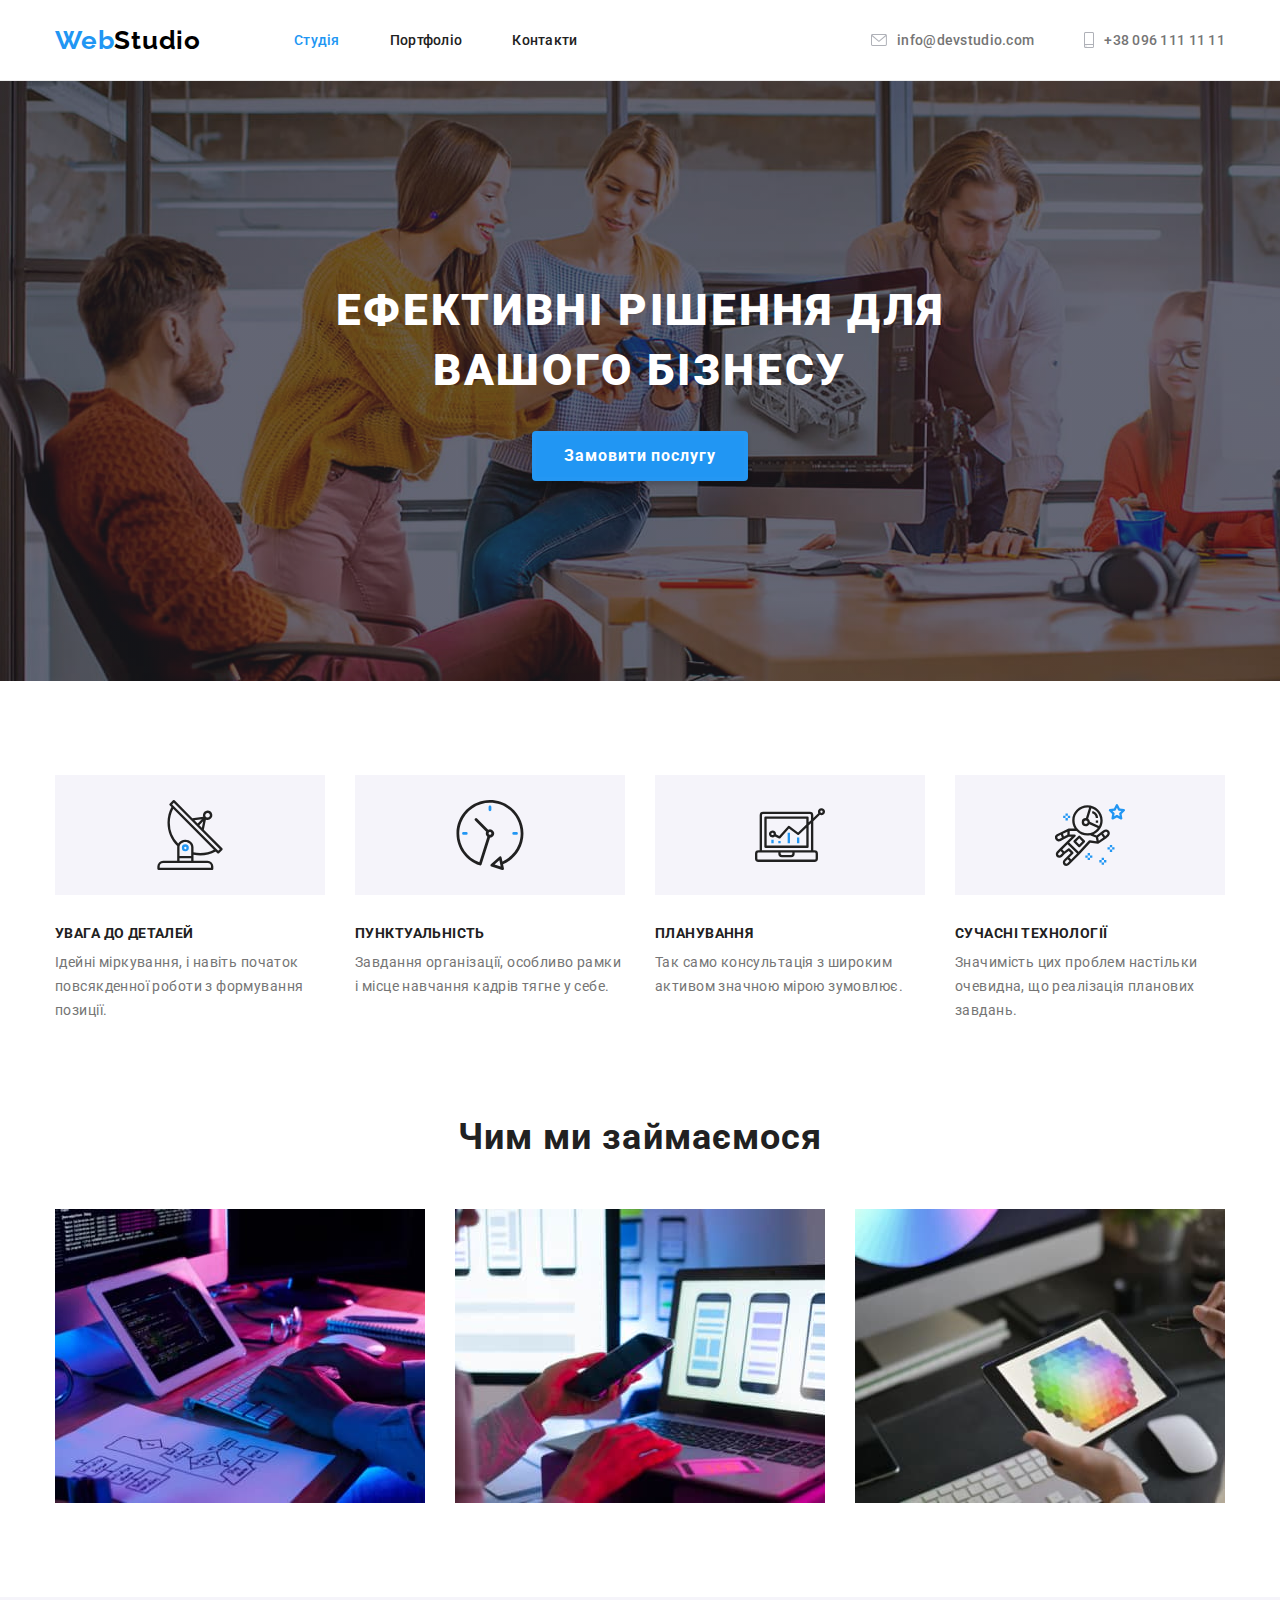
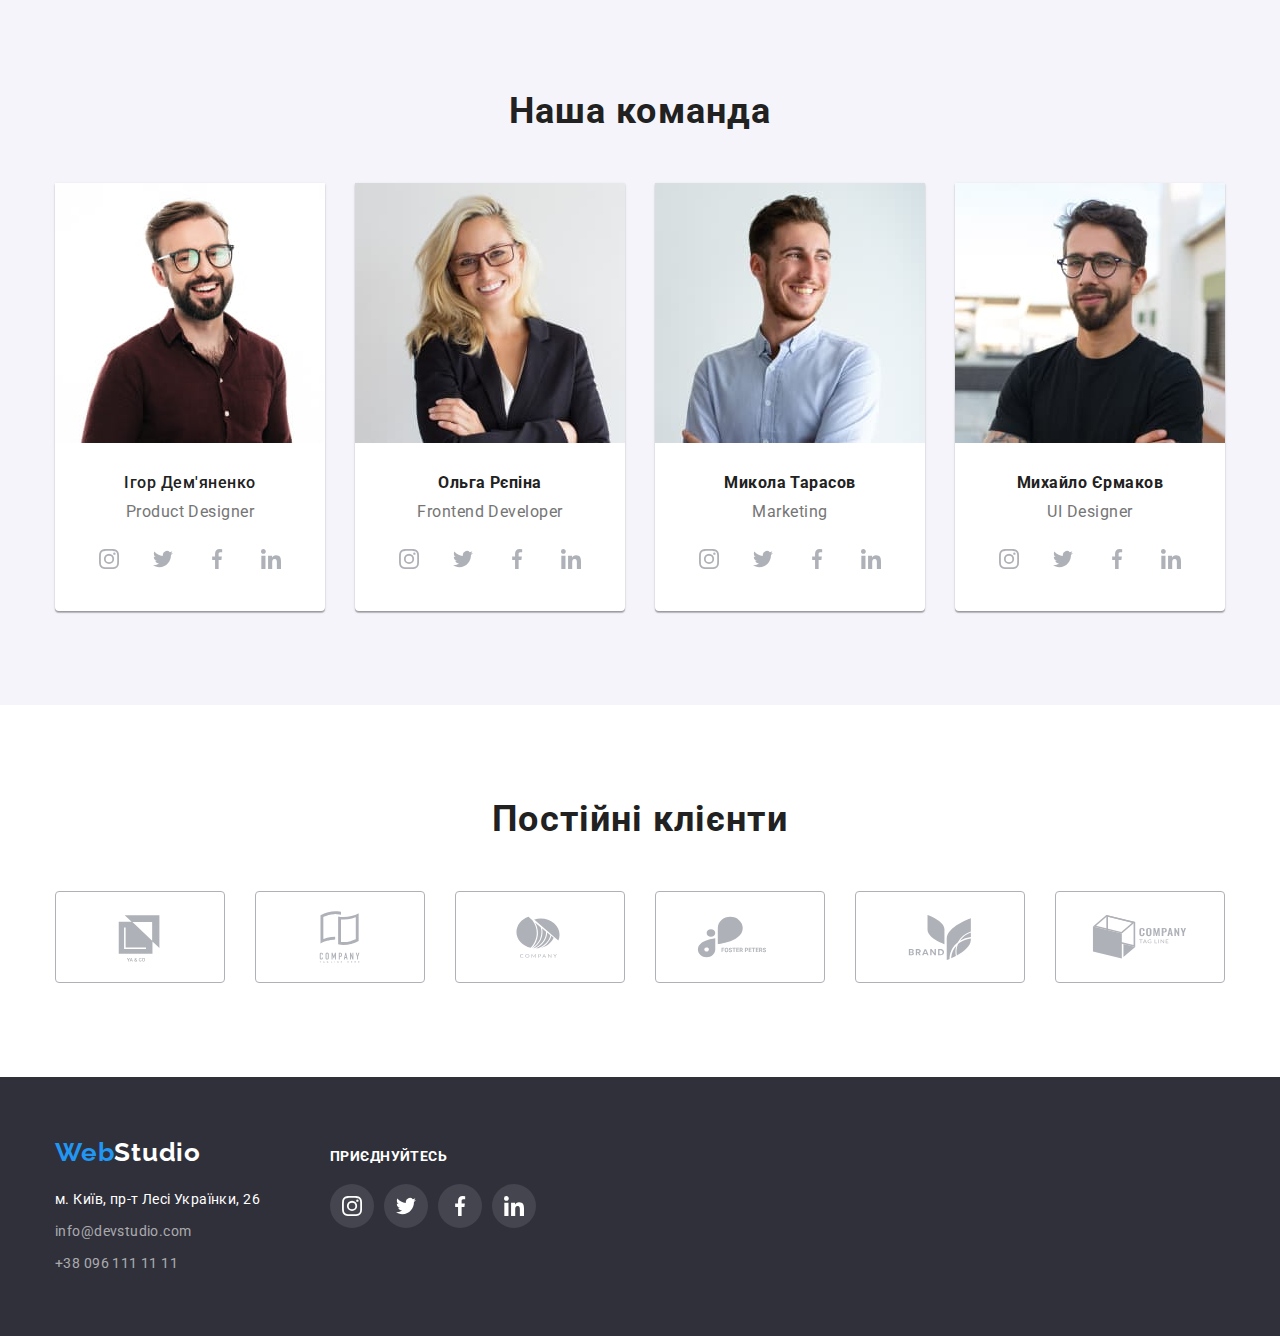
<file: index.html>
<!DOCTYPE html>
<html lang="uk">
  <head>
    <meta charset="UTF-8" />
    <meta http-equiv="X-UA-Compatible" content="IE=edge" />
    <meta name="viewport" content="width=device-width, initial-scale=1.0" />
    <link rel="preconnect" href="https://fonts.googleapis.com" />
    <link rel="preconnect" href="https://fonts.gstatic.com" crossorigin />
    <link
      href="https://fonts.googleapis.com/css2?family=Raleway:wght@700&family=Roboto:wght@400;500;700;900&display=swap"
      rel="stylesheet"
    />
    <link
      rel="stylesheet"
      href="https://cdnjs.cloudflare.com/ajax/libs/modern-normalize/1.1.0/modern-normalize.min.css"
    />
    <link rel="stylesheet" href="./css/styles.css" />
    <title>Студія</title>
  </head>

  <body>
    <!--header-->
    <header class="header">
      <div class="container">
        <nav class="nav">
          <div class="logo-container">
            <a href="./index.html" class="logo-1-1"
              ><span class="logo-1-2">Web</span>Studio</a
            >
          </div>
          <ul class="nav-container">
            <li class="item">
              <a href="./index.html" class="nav-links current">Студія</a>
            </li>
            <li class="item">
              <a href="./portfolio.html" class="nav-links">Портфоліо</a>
            </li>
            <li class="item">
              <a href="./contacts.html" class="nav-links">Контакти</a>
            </li>
          </ul>
        </nav>
        <ul class="contacts list-1">
          <li class="item">
            <a href="mailto:info@devstudio.com" class="mail-tel-links">
              <svg class="icon" width="16px" height="12px">
                <use href="./images/icons.svg/symbol-defs.svg#icon-mail"></use>
              </svg>
              info@devstudio.com</a
            >
          </li>
          <li class="item">
            <a href="tel:+380961111111" class="mail-tel-links">
              <svg class="icon" width="10px" height="16px">
                <use href="./images/icons.svg/symbol-defs.svg#icon-smartphone"></use>
              </svg>
              +38 096 111 11 11</a
            >
          </li>
        </ul>
      </div>
    </header>
    <!--main-->
    <main>
      <section class="main-content">
        <div class="container order">
          <h1 class="buisness">
            Ефективні рішення для <br />
            вашого бізнесу
          </h1>
          <button type="button" class="button-order">Замовити послугу</button>
        </div>
      </section>
      <section class="main-1">
        <div class="container">
          <h2 class="visually-hidden">Наші особливості</h2>
          <ul class="list">
            <li class="osobennosti">
              <div class="icon-box">
                <svg class="icon" width="70" height="70">
                  <use href="./images/icons.svg/symbol-defs.svg#icon-antenna-1"></use>
                </svg>
              </div>
              <h3 class="uvaga">Увага до деталей</h3>
              <p class="text1">
                Ідейні міркування, і навіть початок повсякденної роботи з
                формування позиції.
              </p>
            </li>
            <li class="osobennosti">
              <div class="icon-box">
                <svg class="icon" width="70" height="70">
                  <use href="./images/icons.svg/symbol-defs.svg#icon-clock"></use>
                </svg>
              </div>
              <h3 class="punct">Пунктуальність</h3>
              <p class="text2">
                Завдання організації, особливо рамки і місце навчання кадрів
                тягне у себе.
              </p>
            </li>
            <li class="osobennosti">
              <div class="icon-box">
                <svg class="icon" width="70" height="70">
                  <use href="./images/icons.svg/symbol-defs.svg#icon-diagram"></use>
                </svg>
              </div>
              <h3 class="plan">Планування</h3>
              <p class="text3">
                Так само консультація з широким активом значною мірою зумовлює.
              </p>
            </li>
            <li class="osobennosti">
              <div class="icon-box">
                <svg class="icon" width="70" height="70">
                  <use href="./images/icons.svg/symbol-defs.svg#icon-astronaut"></use>
                </svg>
              </div>
              <h3 class="tech">Сучасні технології</h3>
              <p class="text4">
                Значимість цих проблем настільки очевидна, що реалізація
                планових завдань.
              </p>
            </li>
          </ul>
        </div>
      </section>
      <section class="main-2">
        <div class="container">
          <h2 class="chto-delaem">Чим ми займаємося</h2>
          <ul class="photo-list">
            <li>
              <img
                src="./images/imgdesktop.jpg"
                class="photos"
                width="370"
                alt="Десктопні додатки"
              />
            </li>
            <li>
              <img
                src="./images/imgmobile.jpg"
                class="photos"
                width="370"
                alt="Мобільні додатки"
              />
            </li>
            <li>
              <img
                src="./images/imgdesign.jpg"
                class="photos"
                width="370"
                alt="Дизайнерські рішення"
              />
            </li>
          </ul>
        </div>
      </section>
      <!-- 11111111111111111-->
      <section class="main-3">
        <div class="container">
          <h2 class="our-team-text">Наша команда</h2>
          <ul class="container cards">
            <li class="teammate">
              <img
                src="./images/imgigor.jpg"
                class="igor"
                width="270"
                alt="Фото Ігора Дем'яненка"
              />
              <div class="teammate-padding">
                <h3 class="igor-small">Ігор Дем'яненко</h3>
                <p class="igor-work">Product Designer</p>
                <ul class="team-list">
                  <li class="team-item">
                    <a href="#" class="team-link" target="_blank">
                      <svg class="team-icon" width="20px" height="20px">
                        <use
                          href="./images/icons.svg/symbol-defs.svg#icon-instagram"
                        ></use>
                      </svg>
                    </a>
                  </li>
                  <li class="team-item">
                    <a href="#" class="team-link" target="_blank">
                      <svg class="team-icon" width="20px" height="20px">
                        <use href="./images/icons.svg/symbol-defs.svg#icon-twitter"></use>
                      </svg>
                    </a>
                  </li>
                  <li class="team-item">
                    <a href="#" class="team-link" target="_blank">
                      <svg class="team-icon" width="20px" height="20px">
                        <use
                          href="./images/icons.svg/symbol-defs.svg#icon-facebook"
                        ></use>
                      </svg>
                    </a>
                  </li>
                  <li class="team-item">
                    <a href="#" class="team-link" target="_blank">
                      <svg class="team-icon" width="20px" height="20px">
                        <use
                          href="./images/icons.svg/symbol-defs.svg#icon-linkedin"
                        ></use>
                      </svg>
                    </a>
                  </li>
                </ul>
              </div>
            </li>
            <li class="teammate">
              <img
                src="./images/imgolga.jpg"
                class="olga"
                width="270"
                alt="Фото Ольги Рєпіни"
              />
              <div class="teammate-padding">
                <h3 class="olga-small">Ольга Рєпіна</h3>
                <p class="olga-work">Frontend Developer</p>
                <ul class="team-list">
                  <li class="team-item">
                    <a href="#" class="team-link" target="_blank">
                      <svg class="team-icon" width="20px" height="20px">
                        <use
                          href="./images/icons.svg/symbol-defs.svg#icon-instagram"
                        ></use>
                      </svg>
                    </a>
                  </li>
                  <li class="team-item">
                    <a href="#" class="team-link" target="_blank">
                      <svg class="team-icon" width="20px" height="20px">
                        <use href="./images/icons.svg/symbol-defs.svg#icon-twitter"></use>
                      </svg>
                    </a>
                  </li>
                  <li class="team-item">
                    <a href="#" class="team-link" target="_blank">
                      <svg class="team-icon" width="20px" height="20px">
                        <use
                          href="./images/icons.svg/symbol-defs.svg#icon-facebook"
                        ></use>
                      </svg>
                    </a>
                  </li>
                  <li class="team-item">
                    <a href="#" class="team-link" target="_blank">
                      <svg class="team-icon" width="20px" height="20px">
                        <use
                          href="./images/icons.svg/symbol-defs.svg#icon-linkedin"
                        ></use>
                      </svg>
                    </a>
                  </li>
                </ul>
              </div>
            </li>
            <li class="teammate">
              <img
                src="./images/imgkolya.jpg"
                class="kolya"
                width="270"
                alt="Фото Миколи Тарасова"
              />
              <div class="teammate-padding">
                <h3 class="kolya-small">Микола Тарасов</h3>
                <p class="kolya-work">Marketing</p>
                <ul class="team-list">
                  <li class="team-item">
                    <a href="#" class="team-link" target="_blank">
                      <svg class="team-icon" width="20px" height="20px">
                        <use
                          href="./images/icons.svg/symbol-defs.svg#icon-instagram"
                        ></use>
                      </svg>
                    </a>
                  </li>
                  <li class="team-item">
                    <a href="#" class="team-link" target="_blank">
                      <svg class="team-icon" width="20px" height="20px">
                        <use href="./images/icons.svg/symbol-defs.svg#icon-twitter"></use>
                      </svg>
                    </a>
                  </li>
                  <li class="team-item">
                    <a href="#" class="team-link" target="_blank">
                      <svg class="team-icon" width="20px" height="20px">
                        <use
                          href="./images/icons.svg/symbol-defs.svg#icon-facebook"
                        ></use>
                      </svg>
                    </a>
                  </li>
                  <li class="team-item">
                    <a href="#" class="team-link" target="_blank">
                      <svg class="team-icon" width="20px" height="20px">
                        <use
                          href="./images/icons.svg/symbol-defs.svg#icon-linkedin"
                        ></use>
                      </svg>
                    </a>
                  </li>
                </ul>
              </div>
            </li>
            <li class="teammate">
              <img
                src="./images/imgmisha.jpg"
                class="misha"
                width="270"
                alt="Фото Михайла Єрмакова"
              />
              <div class="teammate-padding">
                <h3 class="misha-small">Михайло Єрмаков</h3>
                <p class="misha-work">UI Designer</p>
                <ul class="team-list">
                  <li class="team-item">
                    <a href="#" class="team-link" target="_blank">
                      <svg class="team-icon" width="20px" height="20px">
                        <use
                          href="./images/icons.svg/symbol-defs.svg#icon-instagram"
                        ></use>
                      </svg>
                    </a>
                  </li>
                  <li class="team-item">
                    <a href="#" class="team-link" target="_blank">
                      <svg class="team-icon" width="20px" height="20px">
                        <use href="./images/icons.svg/symbol-defs.svg#icon-twitter"></use>
                      </svg>
                    </a>
                  </li>
                  <li class="team-item">
                    <a href="#" class="team-link" target="_blank">
                      <svg class="team-icon" width="20px" height="20px">
                        <use
                          href="./images/icons.svg/symbol-defs.svg#icon-facebook"
                        ></use>
                      </svg>
                    </a>
                  </li>
                  <li class="team-item">
                    <a href="#" class="team-link" target="_blank">
                      <svg class="team-icon" width="20px" height="20px">
                        <use
                          href="./images/icons.svg/symbol-defs.svg#icon-linkedin"
                        ></use>
                      </svg>
                    </a>
                  </li>
                </ul>
              </div>
            </li>
          </ul>
        </div>
      </section>
      <section class="main-4">
        <div class="container">
          <h2 class="main-4-header">Постійні клієнти</h2>
          <ul class="main-4-list">
            <li class="main-4-item">
              <a class="main-4-link" href="#">
                <svg class="icon" width="106px" height="60px">
                  <use href="./images/icons.svg/symbol-defs.svg#icon-Logo"></use>
                </svg>
              </a>
            </li>
            <li class="main-4-item">
              <a class="main-4-link" href="#">
                <svg class="icon" width="106px" height="60px">
                  <use href="./images/icons.svg/symbol-defs.svg#icon-Logo2"></use>
                </svg>
              </a>
            </li>
            <li class="main-4-item">
              <a class="main-4-link" href="#">
                <svg class="icon" width="106px" height="60px">
                  <use href="./images/icons.svg/symbol-defs.svg#icon-Logo3"></use>
                </svg>
              </a>
            </li>
            <li class="main-4-item">
              <a class="main-4-link" href="#">
                <svg class="icon" width="106px" height="60px">
                  <use href="./images/icons.svg/symbol-defs.svg#icon-Logo4"></use>
                </svg>
              </a>
            </li>
            <li class="main-4-item">
              <a class="main-4-link" href="#">
                <svg class="icon" width="106px" height="60px">
                  <use href="./images/icons.svg/symbol-defs.svg#icon-Logo5"></use>
                </svg>
              </a>
            </li>
            <li class="main-4-item">
              <a class="main-4-link" href="#">
                <svg class="icon" width="106px" height="60px">
                  <use href="./images/icons.svg/symbol-defs.svg#icon-Logo6"></use>
                </svg>
              </a>
            </li>
          </ul>
        </div>
      </section>
    </main>

    <!--footer-->
    <footer class="main-footer">
      <div class="flex-footer container">
        <div class="footer-container">
          <a href="./index.html" class="logo-2-1"
            ><span class="logo-2-2">Web</span>Studio</a
          >
          <address class="address">
            <ul class="footer-ul">
              <li>
                <a
                  href="https://goo.gl/maps/ajY1YeX4YkHEF1Sb7"
                  target="_blank"
                  rel="noopener noreferrer nofollow"
                  class="address-kiyv"
                  >м. Київ, пр-т Лесі Українки, 26</a
                >
              </li>
              <li>
                <a href="mailto:info@devstudio.com" class="footer-links"
                  >info@devstudio.com</a
                >
              </li>
              <li>
                <a href="tel:+380961111111" class="footer-links"
                  >+38 096 111 11 11</a
                >
              </li>
            </ul>
          </address>
        </div>
        <div class="footer-container-second">
          <h2 class="footer-join">Приєднуйтесь</h2>
          <ul class="footer-ul-second">
            <li class="f-item">
              <a href="#" class="f-link" target="_blank">
                <svg class="icon" width="20px" height="20px">
                  <use href="./images/icons.svg/symbol-defs.svg#icon-instagram"></use>
                </svg>
              </a>
            </li>
            <li class="f-item">
              <a href="#" class="f-link" target="_blank">
                <svg class="icon" width="20px" height="20px">
                  <use href="./images/icons.svg/symbol-defs.svg#icon-twitter"></use>
                </svg>
              </a>
            </li>
            <li class="f-item">
              <a href="#" class="f-link" target="_blank">
                <svg class="icon" width="20px" height="20px">
                  <use href="./images/icons.svg/symbol-defs.svg#icon-facebook"></use>
                </svg>
              </a>
            </li>
            <li class="f-item">
              <a href="#" class="f-link" target="_blank">
                <svg class="icon" width="20px" height="20px">
                  <use href="./images/icons.svg/symbol-defs.svg#icon-linkedin"></use>
                </svg>
              </a>
            </li>
          </ul>
        </div>
      </div>
    </footer>
  </body>
</html>
</file>
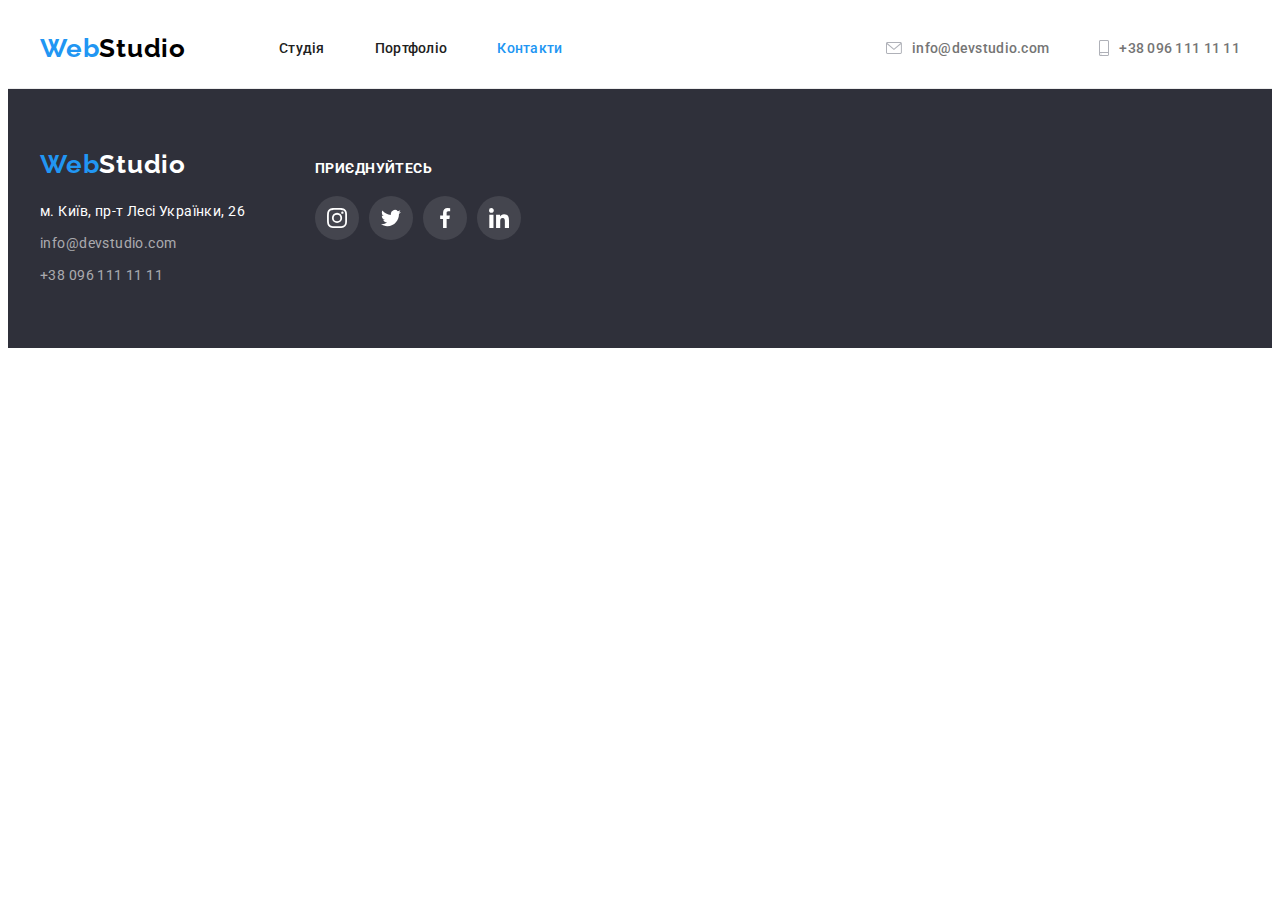
<file: contacts.html>
<!DOCTYPE html>
<html lang="uk">

<head>
    <meta charset="UTF-8">
    <meta http-equiv="X-UA-Compatible" content="IE=edge">
    <meta name="viewport" content="width=device-width, initial-scale=1.0">
    <link
        href="https://fonts.googleapis.com/css2?family=Raleway:wght@700&family=Roboto:wght@400;500;700;900&display=swap"
        rel="stylesheet">
    <link rel="stylesheet" href="./css/styles.css">
    <title>Студія</title>
</head>

<body>
    <!--header-->
    <header class="header">
      <div class="container">
        <nav class="nav">
          <div class="logo-container">
            <a href="./index.html" class="logo-1-1"
              ><span class="logo-1-2">Web</span>Studio</a
            >
          </div>
          <ul class="nav-container">
            <li class="item">
              <a href="./index.html" class="nav-links">Студія</a>
            </li>
            <li class="item">
              <a href="./portfolio.html" class="nav-links">Портфоліо</a>
            </li>
            <li class="item">
              <a href="./contacts.html" class="nav-links current">Контакти</a>
            </li>
          </ul>
        </nav>
        <ul class="contacts list-1">
          <li class="item">
            <a href="mailto:info@devstudio.com" class="mail-tel-links">
              <svg class="icon" width="16px" height="12px">
                <use href="./images/icons.svg/symbol-defs.svg#icon-mail"></use>
              </svg>
              info@devstudio.com</a
            >
          </li>
          <li class="item">
            <a href="tel:+380961111111" class="mail-tel-links">
              <svg class="icon" width="10px" height="16px">
                <use href="./images/icons.svg/symbol-defs.svg#icon-smartphone"></use>
              </svg>
              +38 096 111 11 11</a
            >
          </li>
        </ul>
      </div>
    </header>
    <main>
    </main>
    <footer class="main-footer">
      <div class="flex-footer container">
        <div class="footer-container">
          <a href="./index.html" class="logo-2-1"
            ><span class="logo-2-2">Web</span>Studio</a
          >
          <address class="address">
            <ul class="footer-ul">
              <li>
                <a
                  href="https://goo.gl/maps/ajY1YeX4YkHEF1Sb7"
                  target="_blank"
                  rel="noopener noreferrer nofollow"
                  class="address-kiyv"
                  >м. Київ, пр-т Лесі Українки, 26</a
                >
              </li>
              <li>
                <a href="mailto:info@devstudio.com" class="footer-links"
                  >info@devstudio.com</a
                >
              </li>
              <li>
                <a href="tel:+380961111111" class="footer-links"
                  >+38 096 111 11 11</a
                >
              </li>
            </ul>
          </address>
        </div>
        <div class="footer-container-second">
          <h2 class="footer-join">Приєднуйтесь</h2>
          <ul class="footer-ul-second">
            <li class="f-item">
              <a href="#" class="f-link" target="_blank">
                <svg class="icon" width="20px" height="20px">
                  <use href="./images/icons.svg/symbol-defs.svg#icon-instagram"></use>
                </svg>
              </a>
            </li>
            <li class="f-item">
              <a href="#" class="f-link" target="_blank">
                <svg class="icon" width="20px" height="20px">
                  <use href="./images/icons.svg/symbol-defs.svg#icon-twitter"></use>
                </svg>
              </a>
            </li>
            <li class="f-item">
              <a href="#" class="f-link" target="_blank">
                <svg class="icon" width="20px" height="20px">
                  <use href="./images/icons.svg/symbol-defs.svg#icon-facebook"></use>
                </svg>
              </a>
            </li>
            <li class="f-item">
              <a href="#" class="f-link" target="_blank">
                <svg class="icon" width="20px" height="20px">
                  <use href="./images/icons.svg/symbol-defs.svg#icon-linkedin"></use>
                </svg>
              </a>
            </li>
          </ul>
        </div>
      </div>
    </footer>
</body>

</html>
</file>
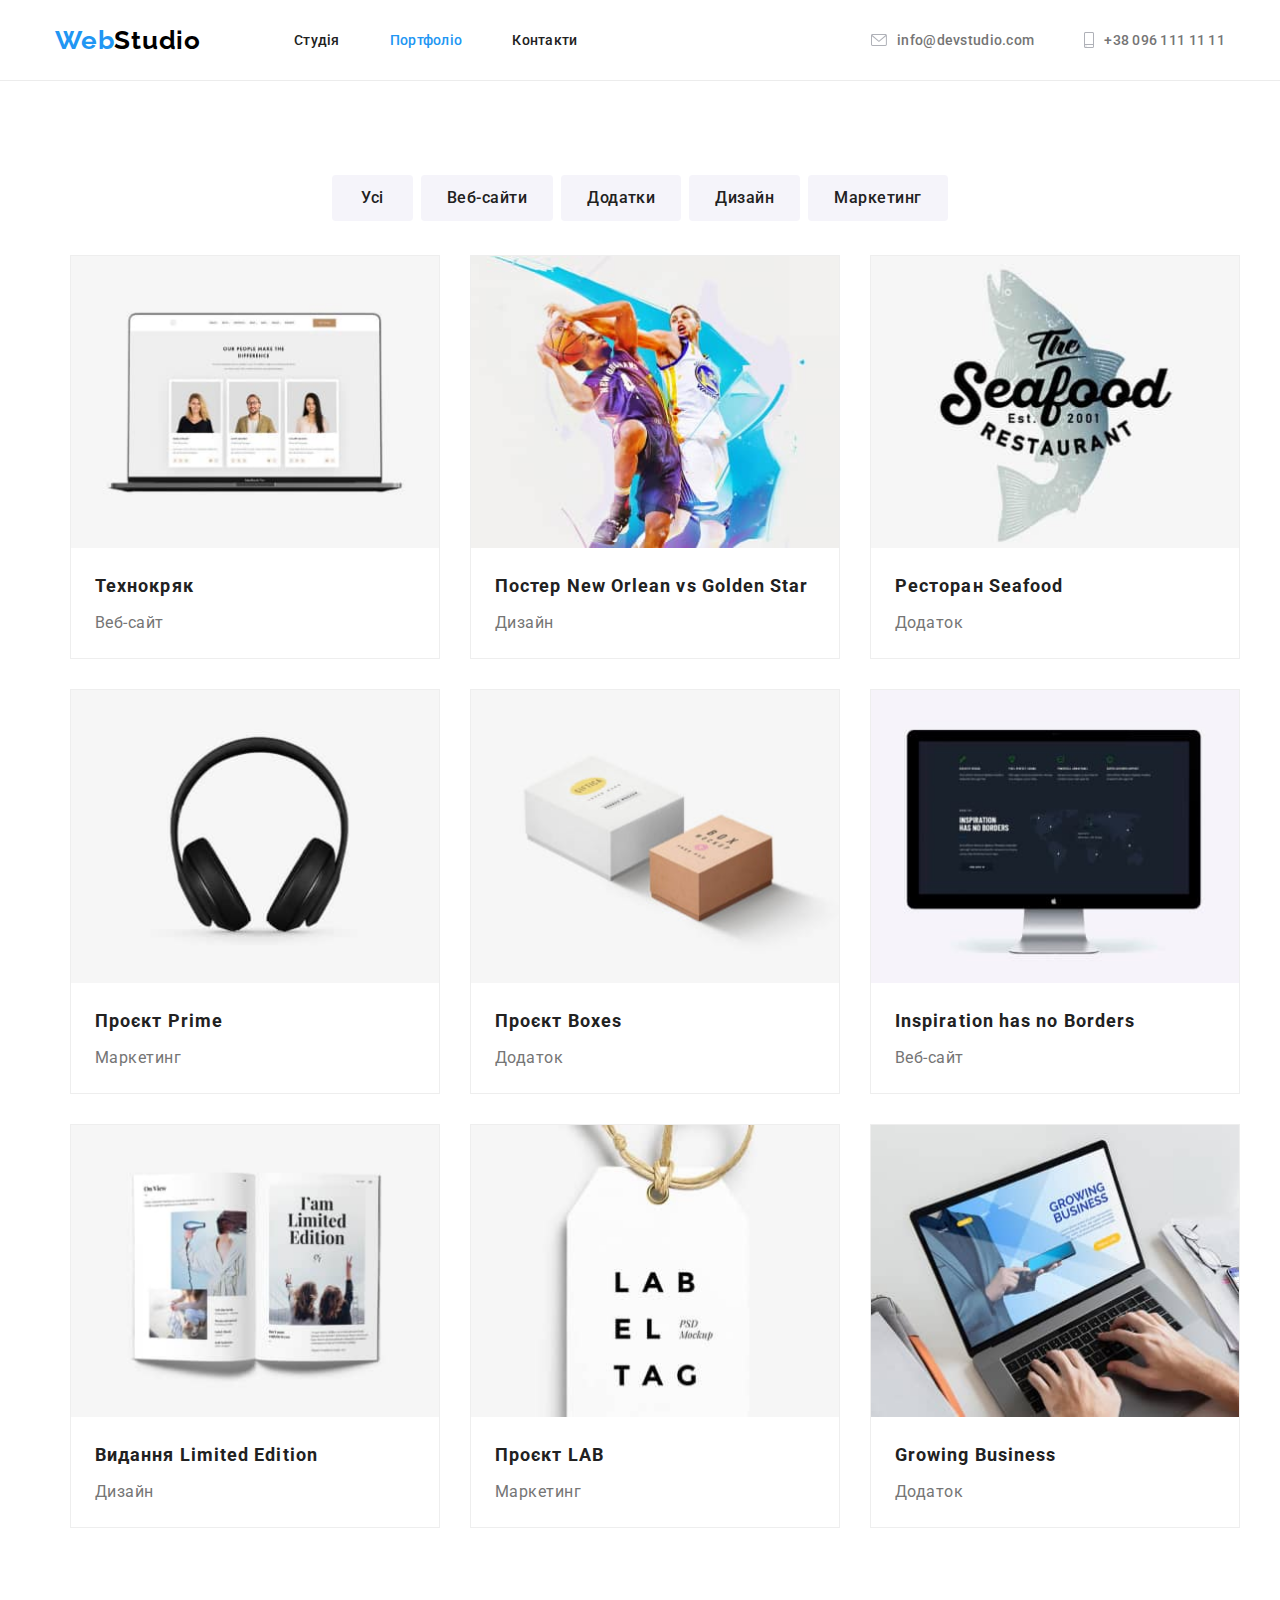
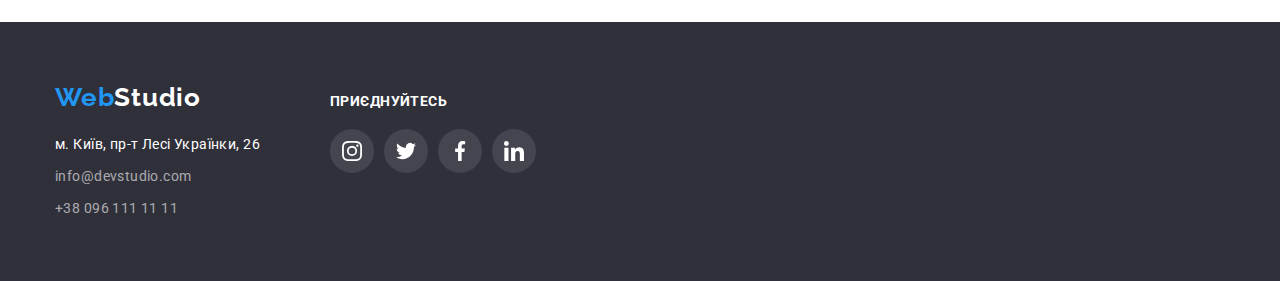
<file: portfolio.html>
<!DOCTYPE html>
<html lang="uk">
  <head>
    <meta charset="UTF-8" />
    <meta http-equiv="X-UA-Compatible" content="IE=edge" />
    <meta name="viewport" content="width=device-width, initial-scale=1.0" />
    <link
      href="https://fonts.googleapis.com/css2?family=Raleway:wght@700&family=Roboto:wght@400;500;700;900&display=swap"
      rel="stylesheet"
    />
    <link
      rel="stylesheet"
      href="https://cdnjs.cloudflare.com/ajax/libs/modern-normalize/1.1.0/modern-normalize.min.css"
    />
    <link rel="stylesheet" href="./css/styles.css" />
    <title>Портфоліо</title>
  </head>

  <body>
    <!--header-->
    <header class="header">
      <div class="container">
        <nav class="nav">
          <div class="logo-container">
            <a href="./index.html" class="logo-1-1"
              ><span class="logo-1-2">Web</span>Studio</a
            >
          </div>
          <ul class="nav-container">
            <li class="item">
              <a href="./index.html" class="nav-links">Студія</a>
            </li>
            <li class="item">
              <a href="./portfolio.html" class="nav-links current">Портфоліо</a>
            </li>
            <li class="item">
              <a href="./contacts.html" class="nav-links">Контакти</a>
            </li>
          </ul>
        </nav>
        <ul class="contacts list-1">
          <li class="item">
            <a href="mailto:info@devstudio.com" class="mail-tel-links">
              <svg class="icon" width="16px" height="12px">
                <use href="./images/icons.svg/symbol-defs.svg#icon-mail"></use>
              </svg>
              info@devstudio.com</a
            >
          </li>
          <li class="item">
            <a href="tel:+380961111111" class="mail-tel-links">
              <svg class="icon" width="10px" height="16px">
                <use href="./images/icons.svg/symbol-defs.svg#icon-smartphone"></use>
              </svg>
              +38 096 111 11 11</a
            >
          </li>
        </ul>
      </div>
    </header>
    <main class="main-portfolio">
      <section class="hero-portfolio">
        <div class="container">
          <h1 class="visually-hidden">Портфоліо</h1>
          <ul class="filters">
            <li class="item">
              <button type="button" class="filter-text-1 general-filters">
                Усі
              </button>
            </li>
            <li class="item">
              <button type="button" class="filter-text general-filters">
                Веб-сайти
              </button>
            </li>
            <li class="item">
              <button type="button" class="filter-text general-filters">
                Додатки
              </button>
            </li>
            <li class="item">
              <button type="button" class="filter-text general-filters">
                Дизайн
              </button>
            </li>
            <li class="item">
              <button type="button" class="filter-text general-filters">
                Маркетинг
              </button>
            </li>
          </ul>
          <ul class="container project-ul">
            <li class="project-card">
              <a href="" class="box-link"
                ><img
                  src="./images/imgportfolio1.jpg"
                  width="368"
                  alt="Фото Веб-сайта Технокряка"
                />
                <div class="project-text-general">
                  <h2 class="general-projects-text">Технокряк</h2>
                  <p class="general-projects-description">Веб-сайт</p>
                </div>
              </a>
            </li>
            <li class="project-card">
              <a href="" class="box-link"
                ><img
                  src="./images/imgportfolio2.jpg"
                  width="368"
                  alt="Фото постера New Orlean vs Golden Star"
                />
                <div class="project-text-general">
                  <h2 class="general-projects-text">
                    Постер New Orlean vs Golden Star
                  </h2>
                  <p class="general-projects-description">Дизайн</p>
                </div>
              </a>
            </li>
            <li class="project-card">
              <a href="" class="box-link"
                ><img
                  src="./images/imgportfolio3.jpg"
                  width="368"
                  alt="Логотип ресторану Seafood"
                />
                <div class="project-text-general">
                  <h2 class="general-projects-text">Ресторан Seafood</h2>
                  <p class="general-projects-description">Додаток</p>
                </div>
              </a>
            </li>
            <li class="project-card">
              <a href="" class="box-link"
                ><img
                  src="./images/imgportfolio4.jpg"
                  width="368"
                  alt="Фото навушників"
                />
                <div class="project-text-general">
                  <h2 class="general-projects-text">Проєкт Prime</h2>
                  <p class="general-projects-description">Маркетинг</p>
                </div>
              </a>
            </li>
            <li class="project-card">
              <a href="" class="box-link"
                ><img
                  src="./images/imgportfolio5.jpg"
                  width="368"
                  alt="Фото двох коробок"
                />
                <div class="project-text-general">
                  <h2 class="project-text-5 general-projects-text">
                    Проєкт Boxes
                  </h2>
                  <p class="general-projects-description">Додаток</p>
                </div>
              </a>
            </li>
            <li class="project-card">
              <a href="" class="box-link"
                ><img
                  src="./images/imgportfolio6.jpg"
                  width="368"
                  alt="Фото головної сторінки Веб-сайта Inspiration has no Borders"
                />
                <div class="project-text-general">
                  <h2 class="project-text-6 general-projects-text">
                    Inspiration has no Borders
                  </h2>
                  <p class="general-projects-description">Веб-сайт</p>
                </div>
              </a>
            </li>
            <li class="project-card">
              <a href="" class="box-link"
                ><img
                  src="./images/imgportfolio7.jpg"
                  width="368"
                  alt="Фото журналу Видання Limited Edition"
                />
                <div class="project-text-general">
                  <h2 class="project-text-7 general-projects-text">
                    Видання Limited Edition
                  </h2>
                  <p class="general-projects-description">Дизайн</p>
                </div>
              </a>
            </li>
            <li class="project-card">
              <a href="" class="box-link"
                ><img
                  src="./images/imgportfolio8.jpg"
                  width="368"
                  alt="Фото бірки Проєкта LAB"
                />
                <div class="project-text-general">
                  <h2 class="project-text-8 general-projects-text">
                    Проєкт LAB
                  </h2>
                  <p class="general-projects-description">Маркетинг</p>
                </div>
              </a>
            </li>
            <li class="project-card">
              <a href="" class="box-link"
                ><img
                  src="./images/imgportfolio9.jpg"
                  width="368"
                  alt="Фото головної сторінки додатку Growing Business"
                />
                <div class="project-text-general">
                  <h2 class="project-text-9 general-projects-text">
                    Growing Business
                  </h2>
                  <p class="general-projects-description">Додаток</p>
                </div>
              </a>
            </li>
          </ul>
        </div>
      </section>
    </main>
    <footer class="main-footer">
      <div class="flex-footer container">
        <div class="footer-container">
          <a href="./index.html" class="logo-2-1"
            ><span class="logo-2-2">Web</span>Studio</a
          >
          <address class="address">
            <ul class="footer-ul">
              <li>
                <a
                  href="https://goo.gl/maps/ajY1YeX4YkHEF1Sb7"
                  target="_blank"
                  rel="noopener noreferrer nofollow"
                  class="address-kiyv"
                  >м. Київ, пр-т Лесі Українки, 26</a
                >
              </li>
              <li>
                <a href="mailto:info@devstudio.com" class="footer-links"
                  >info@devstudio.com</a
                >
              </li>
              <li>
                <a href="tel:+380961111111" class="footer-links"
                  >+38 096 111 11 11</a
                >
              </li>
            </ul>
          </address>
        </div>
        <div class="footer-container-second">
          <h2 class="footer-join">Приєднуйтесь</h2>
          <ul class="footer-ul-second">
            <li class="f-item">
              <a href="#" class="f-link" target="_blank">
                <svg class="icon" width="20px" height="20px">
                  <use href="./images/icons.svg/symbol-defs.svg#icon-instagram"></use>
                </svg>
              </a>
            </li>
            <li class="f-item">
              <a href="#" class="f-link" target="_blank">
                <svg class="icon" width="20px" height="20px">
                  <use href="./images/icons.svg/symbol-defs.svg#icon-twitter"></use>
                </svg>
              </a>
            </li>
            <li class="f-item">
              <a href="#" class="f-link" target="_blank">
                <svg class="icon" width="20px" height="20px">
                  <use href="./images/icons.svg/symbol-defs.svg#icon-facebook"></use>
                </svg>
              </a>
            </li>
            <li class="f-item">
              <a href="#" class="f-link" target="_blank">
                <svg class="icon" width="20px" height="20px">
                  <use href="./images/icons.svg/symbol-defs.svg#icon-linkedin"></use>
                </svg>
              </a>
            </li>
          </ul>
        </div>
      </div>
    </footer>
  </body>
</html>
</file>
<file: css/styles.css>
:root {
    --primary-text-color: #212121;
    --secondary-text-color: #757575;
    --accent-color: #2196F3;
    --primary-white-color: #ffffff;
    --footer-text-color: rgba(255, 255, 255, 0.6);
    --secondary-bg-color: #F5F4FA;
    --footer-bg-color: #2F303A;
    --full-black-color: #000000;
    --accent-secondary-color: #188CE8;
    --primary-icon: #AFB1B8;
    --hover-icon: #2196F3;
}

*,
::after ::before {
    box-sizing: border-box;
}

img {
    display: block;
}

h1,
h2,
h3,
h4,
h5,
h6,
p,
ul,
li {
    margin-bottom: 0;
    margin-top: 0;
    padding: 0;
}


body {
    font-family: 'Roboto', sans-serif;
    color: var(--primary-text-color);
    font-size: 14px;
    background-color: var(--primary-white-color);
}

.nav {
    display: flex;
    justify-content: space-between;
    align-items: center;
    background: var(--primary-white-color);
}

.nav>.nav-container {
    display: flex;
    padding: 0px;

}

.nav>.nav-container>.item:not(:last-child) {
    margin-right: 50px;
}


section {
    display: block;
}

.container {
    width: 1200px;
    margin-right: auto;
    margin-left: auto;
    padding-left: 15px;
    padding-right: 15px;
}

.header>.container {
    display: flex;
    justify-content: space-between;
}

.head,
.head-1 {
    background-color: var(--primary-white-color);
}

.order {
    display: flex;
    flex-direction: column;
}

.feature {
    background-color: var(--primary-white-color);

}

.osobennosti-list {
    display: flex;
    justify-content: space-between;
}

.osobennosti-list :not(:last-child) {
    margin-right: 30px;
}

.delaem {
    background-color: gray;
}

.team-container {
    background-color: var(--secondary-bg-color);
}


.team-item:not(:last-child) {
    margin-right: 10px;
}

.header {
    border-bottom: 1px solid #ECECEC;
}

.visually-hidden {
    position: absolute;
    width: 1px;
    height: 1px;
    margin: -1px;
    border: 0;
    padding: 0;

    outline: 0;
    outline-offset: 0;
    white-space: nowrap;
    clip-path: inset(100%);
    clip: rect(0 0 0 0);
    overflow: hidden;
    visibility: hidden;
    pointer-events: none;
    position: absolute;
}

.header-container {
    display: flex;
    align-items: center;
}


.logo-container {
    display: flex;
    margin-right: 93px;
}


.logo-1-1 {
    font-family: 'Raleway', sans-serif;
    font-weight: 700;
    font-size: 26px;
    line-height: 1.192;
    text-decoration: none;

    letter-spacing: 0.03em;

    color: var(--full-black-color);
}

.logo-1-2 {
    color: var(--accent-color);

}

.link {
    text-decoration: none;
    color: var(--primary-text-color);
}

.link:hover {
    text-decoration: none;
    color: var(--accent-color);
}

.nav-links {
    text-decoration: none;
    color: var(--primary-text-color);
    padding: 32px 0px;
    font-weight: 500;
    line-height: 1.142;
    letter-spacing: 0.02em;
}

.nav-links:hover,
.nav-links:focus {
    color: var(--accent-color);
}

.nav-links.current {
    color: var(--accent-color);
}


.nav-container {
    display: flex;
}


.contacts {}

.contacts.list-1 {
    display: flex;
    align-items: center;
}

.contacts>.item:not(:last-child) {
    padding-left: 0px;
    margin-right: 50px;
}

.mail-tel-links {
    display: flex;
    align-items: center;
}

.contacts .mail-tel-links {
    display: flex;
    align-items: center;
    padding-top: 32px;
    padding-bottom: 32px;

    font-weight: 500;
    line-height: 1.142;
    letter-spacing: 0.02em;
    text-decoration: none;
    color: var(--secondary-text-color);
}

.mail-tel-links:hover {
    color: var(--accent-color);
}

.mail {}

.tel {}

.main-content {
    padding: 200px 0px;
    background-image: linear-gradient(rgba(47, 48, 58, 0.4), rgba(47, 48, 58, 0.4)), url(../images/main.jpg);
    /*background: rgba(47, 48, 58, 0.4);*/
    /*background-image: url('../images/main.jpg');*/
    background-size: cover;
    background-repeat: no-repeat;
}

.buisness {
    margin-bottom: 30px;
    font-weight: 900;
    font-size: 44px;
    line-height: 1.363;

    text-align: center;
    letter-spacing: 0.06em;
    text-transform: uppercase;

    color: var(--primary-white-color);
}

.button-order {
    margin-right: auto;
    margin-left: auto;

    width: 216px;
    height: 50px;
    font-family: inherit;
    text-align: center;
    font-weight: 700;
    font-size: 16px;
    line-height: 1.875;
    letter-spacing: 0.06em;

    box-shadow: 0px 4px 4px rgba(0, 0, 0, 0.15);
    border-radius: 4px;
    border: 4px solid rgba(255, 255, 255, .015);
    background: var(--accent-color);
    color: var(--primary-white-color);
}

.button-order:hover {
    cursor: pointer;
    background: var(--accent-secondary-color);
}

.button-order:active {
    cursor: pointer;
    background: var(--accent-secondary-color);
}

.main-1 {
    background-color: var(--primary-white-color);
    padding: 94px 0px;
}

.list {
    list-style: none;
    padding: 0;
    margin: 0;
}

.list {
    display: flex;
    justify-content: space-between;
}

.main-1>.container>.list {
    display: flex;
}

.main-1>.container>.list .osobennosti:not(:last-child) {
    margin-right: 30px;
}

.main-1 .list {}


.hide {
    color: var(--primary-white-color);
}

.osobennosti {
    width: 270px;

}

.uvaga {
    margin-bottom: 10px;

    font-size: 14px;
    line-height: 1.142;
    letter-spacing: 0.03em;
    text-transform: uppercase;

    color: var(--primary-text-color);
}

.text1 {

    line-height: 1.714;
    letter-spacing: 0.03em;

    color: var(--secondary-text-color);
}

.punct {
    margin-bottom: 10px;

    font-size: 14px;
    line-height: 1.142;
    letter-spacing: 0.03em;
    text-transform: uppercase;

    color: var(--primary-text-color);
}

.text2 {
    line-height: 1.714;

    letter-spacing: 0.03em;

    color: var(--secondary-text-color);
}

.plan {
    margin-bottom: 10px;

    font-size: 14px;
    line-height: 1.142;
    letter-spacing: 0.03em;
    text-transform: uppercase;

    color: var(--primary-text-color);
}

.text3 {
    line-height: 1.714;

    letter-spacing: 0.03em;

    color: var(--secondary-text-color);
}

.tech {
    margin-bottom: 10px;

    font-size: 14px;
    line-height: 1.142;
    letter-spacing: 0.03em;
    text-transform: uppercase;

    color: var(--primary-text-color);
}

.text4 {
    line-height: 1.714;

    letter-spacing: 0.03em;

    color: var(--secondary-text-color);
}

.main-2 {
    background-color: var(--primary-white-color);
    padding-bottom: 94px;
}

.photo-list {
    display: flex;
    justify-content: center;
}

.photo-list :not(:last-child) {
    margin-right: 30px;
}

.chto-delaem {
    margin-bottom: 50px;

    font-size: 36px;
    line-height: 1.166;
    text-align: center;
    letter-spacing: 0.03em;

    color: var(--primary-text-color);
}

.main-3 {
    background: var(--secondary-bg-color);
    padding: 94px 0px;
}

.main-3 .cards {
    display: flex;
    justify-content: center;
}

.main-3 .team-link {
    height: 44px;
    width: 44px;
    display: inline-flex;
    justify-content: center;
    align-items: center;
    border-radius: 50%;
}


.main-3 .item:not(:last-child) {
    margin-right: 10px;
}


.our-team-text {
    margin-bottom: 50px;

    font-size: 36px;
    line-height: 1.166;
    text-align: center;
    letter-spacing: 0.03em;
    white-space: nowrap;

    color: var(--primary-text-color);
}

ul {
    list-style: none;
}

.teammate {
    width: 270px;
    margin-right: 30px;

    box-shadow: 0px 1px 3px rgba(0, 0, 0, 0.12), 0px 1px 1px rgba(0, 0, 0, 0.14), 0px 2px 1px rgba(0, 0, 0, 0.2);
    border-radius: 0px 0px 4px 4px;
    background: var(--primary-white-color);
}

.team-list {
    display: flex;
    justify-content: center;
}

.teammate-padding {
    padding: 30px 0px;
}

.igor {}

.igor-small {

    font-weight: 500;
    font-size: 16px;
    line-height: 1.187;

    text-align: center;
    letter-spacing: 0.03em;

    color: var(--primary-text-color);
}

.igor-work {
    margin-top: 10px;
    margin-bottom: 16px;

    font-size: 16px;
    line-height: 1.187;

    text-align: center;
    letter-spacing: 0.03em;

    color: var(--secondary-text-color);
}

.olga {}

.olga-small {

    font-weight: 500px;
    font-size: 16px;
    line-height: 1.187;
    text-align: center;
    letter-spacing: 0.03em;

    color: var(--primary-text-color);
}

.olga-work {
    margin-top: 10px;
    margin-bottom: 16px;

    font-size: 16px;
    line-height: 1.187;

    text-align: center;
    letter-spacing: 0.03em;

    color: var(--secondary-text-color);
}

.kolya {}

.kolya-small {

    font-weight: 500px;
    font-size: 16px;
    line-height: 1.187;

    text-align: center;
    letter-spacing: 0.03em;

    color: var(--primary-text-color);
}

.kolya-work {
    margin-top: 10px;
    margin-bottom: 16px;

    font-size: 16px;
    line-height: 1.187;

    text-align: center;
    letter-spacing: 0.03em;

    color: var(--secondary-text-color);
}

.misha {}

.misha-small {

    font-weight: 500px;
    font-size: 16px;
    line-height: 1.187;

    text-align: center;
    letter-spacing: 0.03em;

    color: var(--primary-text-color);
}

.misha-work {
    margin-top: 10px;
    margin-bottom: 16px;

    font-size: 16px;
    line-height: 1.187;

    text-align: center;
    letter-spacing: 0.03em;

    color: var(--secondary-text-color);
}

.main-4 {
    padding: 94px 0px;
    color: var(--primary-white-color)
}

.main-4-list {
    display: flex;
    justify-content: center;
    align-items: center;
}

.main-4-link {
    display: flex;
    justify-content: center;
    align-items: center;
    height: 92px;
}

.main-4-item {
    width: 170px;
    height: 92px;

    border: 1px solid #AFB1B8;
    border-radius: 4px;
}

.main-4-item:not(:last-child) {
    margin-right: 30px;
}

.main-4-header {
    font-family: 'Roboto';
    font-size: 36px;
    line-height: 1.166;
    text-align: center;
    letter-spacing: 0.03em;

    margin-bottom: 50px;

    color: var(--primary-text-color);
}

.container {}

.main-footer {
    background: var(--footer-bg-color);
    padding-top: 60px;
    padding-bottom: 60px;
}

.footer-container {
    display: flex;
    flex-direction: column;
    margin-right: 70px;
}

.footer-ul-second {
    display: flex;
    justify-content: center;
    fill: var(--primary-white-color)
}

.f-item {
    display: flex;
}

.f-item {
    fill: var(--primary-icon);
}

.f-item:hover {
    fill: var(--hover-icon);
}

.f-item:not(:last-child) {
    margin-right: 10px;
}

.f-link {
    display: flex;
    justify-content: center;
    align-items: center;
    width: 44px;
    height: 44px;
    border-radius: 50%;

}

.footer-container-second {
    display: flex;
    flex-direction: column;
}

.footer-join {
    font-family: 'Roboto';
    font-size: 14px;
    line-height: 1.142;
    letter-spacing: 0.03em;
    text-transform: uppercase;

    margin-bottom: 20px;

    color: var(--primary-white-color);
}

.flex-footer {
    display: flex;
    align-items: baseline;

}

.logo-2-1 {
    font-family: 'Raleway', sans-serif;
    font-weight: 700;
    font-size: 26px;
    line-height: 1.192;
    text-decoration: none;
    margin-bottom: 20px;

    letter-spacing: 0.03em;
    color: var(--primary-white-color);
}

.logo-2-2 {
    color: var(--accent-color);
}

.address {
    font-style: normal;

}

.address-kiyv {
    line-height: 1.714;
    text-decoration: none;

    letter-spacing: 0.03em;

    color: var(--primary-white-color);
}

.footer-links {
    line-height: 1.714;
    text-decoration: none;

    letter-spacing: 0.03em;

    color: var(--footer-text-color);
}

.footer-links:hover {
    color: var(--accent-color);
}

.footer-ul :not(:last-child) {
    margin-bottom: 8px;
}




/*   P   O   R   T   F   O   L   I   O   */

.main-portfolio {}


.hero-portfolio {
    padding: 94px 0px;
    background-color: var(--primary-white-color);
}

.general-filters {
    background: rgba(245, 244, 250, 1);
    border-radius: 4px;
    color: var(--primary-text-color);
    border: 4px solid rgba(255, 255, 255, .015);
}

.general-filters:hover {
    background: var(--accent-color);
    box-shadow: 0px 3px 1px rgba(0, 0, 0, 0.1), 0px 1px 2px rgba(0, 0, 0, 0.08), 0px 2px 2px rgba(0, 0, 0, 0.12);
    border-radius: 4px;
    color: var(--primary-white-color);
    cursor: pointer;
}

.general-filters:focus {
    background: var(--accent-color);
    color: var(--primary-white-color);
}


.text-filter:hover {
    color: var(--primary-white-color);
}

.filters {
    display: flex;
    justify-content: center;
    margin-bottom: 34px;
    padding: 0;


}

.item:not(:last-child) {
    margin-right: 8px;
}

.filter-text {
    padding: 6px 22px;

    font-family: inherit;
    font-weight: 500;
    font-size: 16px;
    line-height: calc(26/16);
    text-align: center;
    letter-spacing: 0.03em;

    color: var(--primary-text-color);
}

.filter-text-1 {
    padding: 6px 25px;

    font-family: inherit;
    font-weight: 500;
    font-size: 16px;
    line-height: calc(26/16);
    text-align: center;
    letter-spacing: 0.03em;

    color: var(--primary-text-color);
}

.project-ul {
    display: flex;
    flex-wrap: wrap;
}

.project-card {
    margin-bottom: 30px;
    margin-right: 30px;
    width: 370px;

    box-sizing: border-box;
    background: var(--primary-white-color);
    border: 1px solid #EEEEEE;
}

.project-card:hover {
    box-shadow: 0px 1px 1px rgba(0, 0, 0, 0.12), 0px 4px 4px rgba(0, 0, 0, 0.06), 1px 4px 6px rgba(0, 0, 0, 0.16);
}

.project-card:nth-last-child(-n+3) {
    margin-bottom: 0;
}

.project-card:nth-child(3n) {
    margin-right: 0;
}




.box-link {
    text-decoration: none;
}


.project-text-general {
    padding: 20px 24px;
}

.general-projects-text {
    font-size: 18px;
    line-height: 2;
    letter-spacing: 0.06em;
    margin-bottom: 4px;

    color: var(--primary-text-color);
}


.general-projects-description {
    font-size: 16px;
    line-height: 1.875;
    letter-spacing: 0.03em;

    color: var(--secondary-text-color);
}

/* ИКОНКИ*/

.contacts .icon:hover,
.contacts .icon:focus {
    color: var(--hover-icon);
    color: var(--hover-icon);
}

.contacts .icon {
    margin-right: 10px;
}

.icon {
    fill: var(--primary-icon);
}

.icon:hover {
    fill: var(--hover-icon);
}

.icon-box {
    display: flex;
    justify-content: center;
    align-items: center;
    height: 120px;
    margin-bottom: 30px;
    background-color: var(--secondary-bg-color);
}

.team-icon {
    fill: var(--primary-icon);
}

.list-1 .item .mail-tel-links:hover>.icon

/*.list-1 .mail-tel-links:focus>.icon*/
    {
    fill: var(--hover-icon);
}

.team-list .team-link:hover>.team-icon,
.team-list .team-link:focus>.team-icon {
    fill: var(--primary-white-color);
}

.team-list .team-link:hover,
.team-list .team-link:focus {
    background-color: var(--hover-icon);
}

.main-4-list .main-4-link:hover>.icon,
.main-4-list .main-4-link:focus>.icon {
    fill: var(--hover-icon);
}

.main-4-list .main-4-item:hover,
.main-4-list .main-4-item:focus {
    border-color: var(--hover-icon);
}

.footer-ul-second .f-link>.icon {
    fill: var(--primary-white-color)
}

.footer-ul-second .f-link:hover>.icon {
    fill: var(--primary-white-color);
}

.footer-ul-second .f-link {
    background: rgba(255, 255, 255, 0.1);
}

.footer-ul-second .f-link:hover,
.footer-ul-second .f-link:focus {
    background-color: var(--hover-icon);
}
</file>
